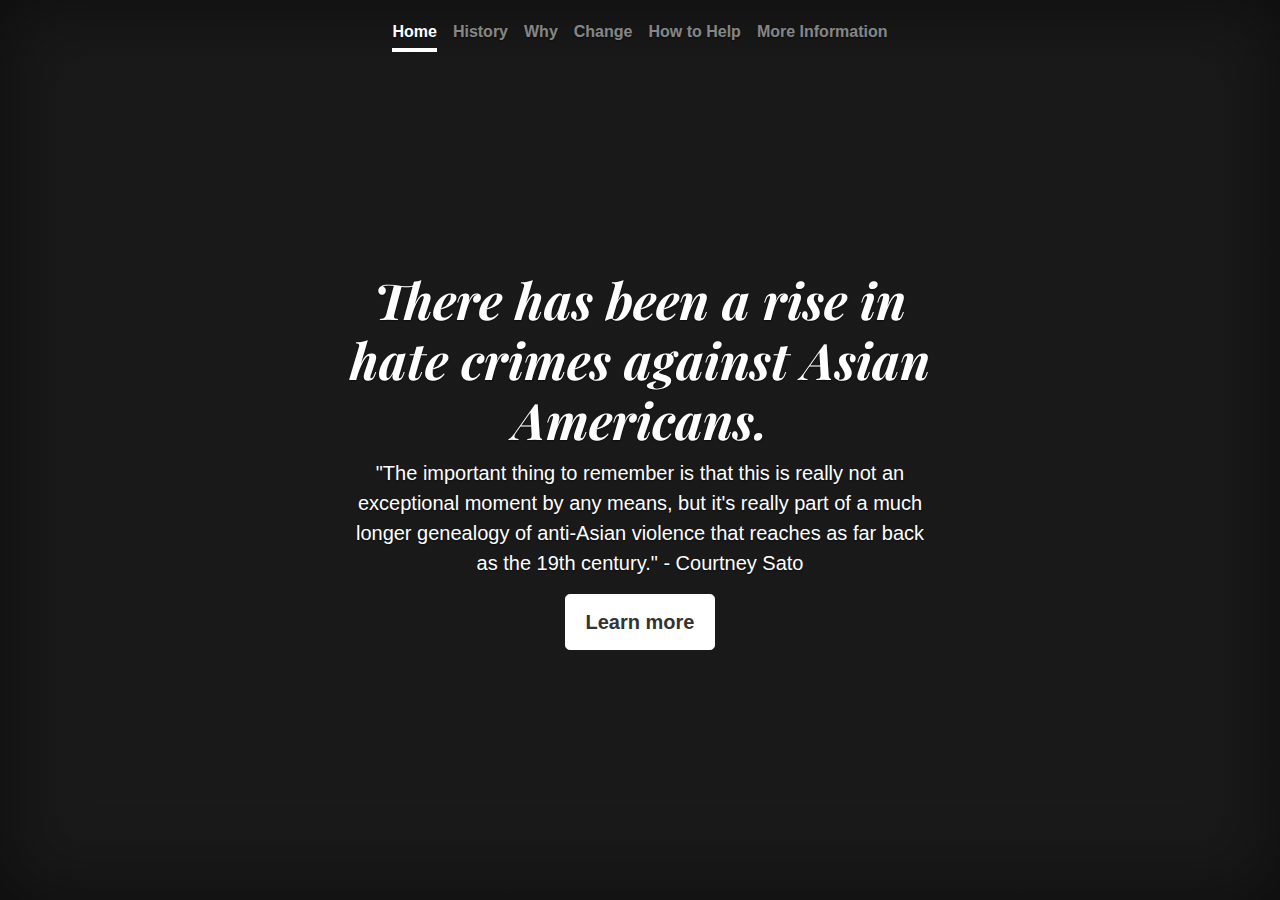
<file: index.html>
<!DOCTYPE html>
<html lang="en">
  <head>
    <meta charset="utf-8" />
    <meta
      name="viewport"
      content="width=device-width, initial-scale=1, shrink-to-fit=no"
    />
    <title>Home</title>
    <!-- Bootstrap -->
    <link
      rel="stylesheet"
      href="https://stackpath.bootstrapcdn.com/bootstrap/4.3.1/css/bootstrap.min.css"
      integrity="sha384-ggOyR0iXCbMQv3Xipma34MD+dH/1fQ784/j6cY/iJTQUOhcWr7x9JvoRxT2MZw1T"
      crossorigin="anonymous"
    />
    <link
      href="https://fonts.googleapis.com/css?family=Chivo:300,700|Playfair+Display:700i"
      rel="stylesheet"
    />
    <link href="styles.css" rel="stylesheet" />
  </head>
  
  <body class="text-center homepage">
    <div class="cover-container d-flex h-100 p-3 mx-auto flex-column">
      <!--  Navigation   -->
      <header class="masthead mb-auto">
        <div class="inner">
          <nav class="nav nav-masthead justify-content-center">
            <a class="nav-link active" href="index.html">Home</a>
            <a class="nav-link" href="history.html">History</a>
            <a class="nav-link" href="why.html">Why</a>
            <a class="nav-link" href="change.html">Change</a>
            <a class="nav-link" href="help.html">How to Help</a>
            <a class="nav-link" href="info.html">More Information</a>
          </nav>
        </div>
      </header>
      <!--   Main Area     -->
      <main role="main" class="inner cover">
        <!--    Mega Text Header     -->
        <h1 class="cover-heading">
          There has been a rise in hate crimes against Asian Americans.
        </h1>
        <p class="lead">
          "The important thing to remember is that this is really not an
          exceptional moment by any means, but it's really part of
          a much longer genealogy of anti-Asian violence that reaches as far
          back as the 19th century." - Courtney Sato
        </p>
        <!--    Button that leads to History page      -->
        <p class="lead">
          <a href="history.html" class="btn btn-lg btn-secondary">Learn more</a>
        </p>
      </main>
      <footer class="mastfoot mt-auto">
      </footer>
    </div>
  </body>
</html>
</file>
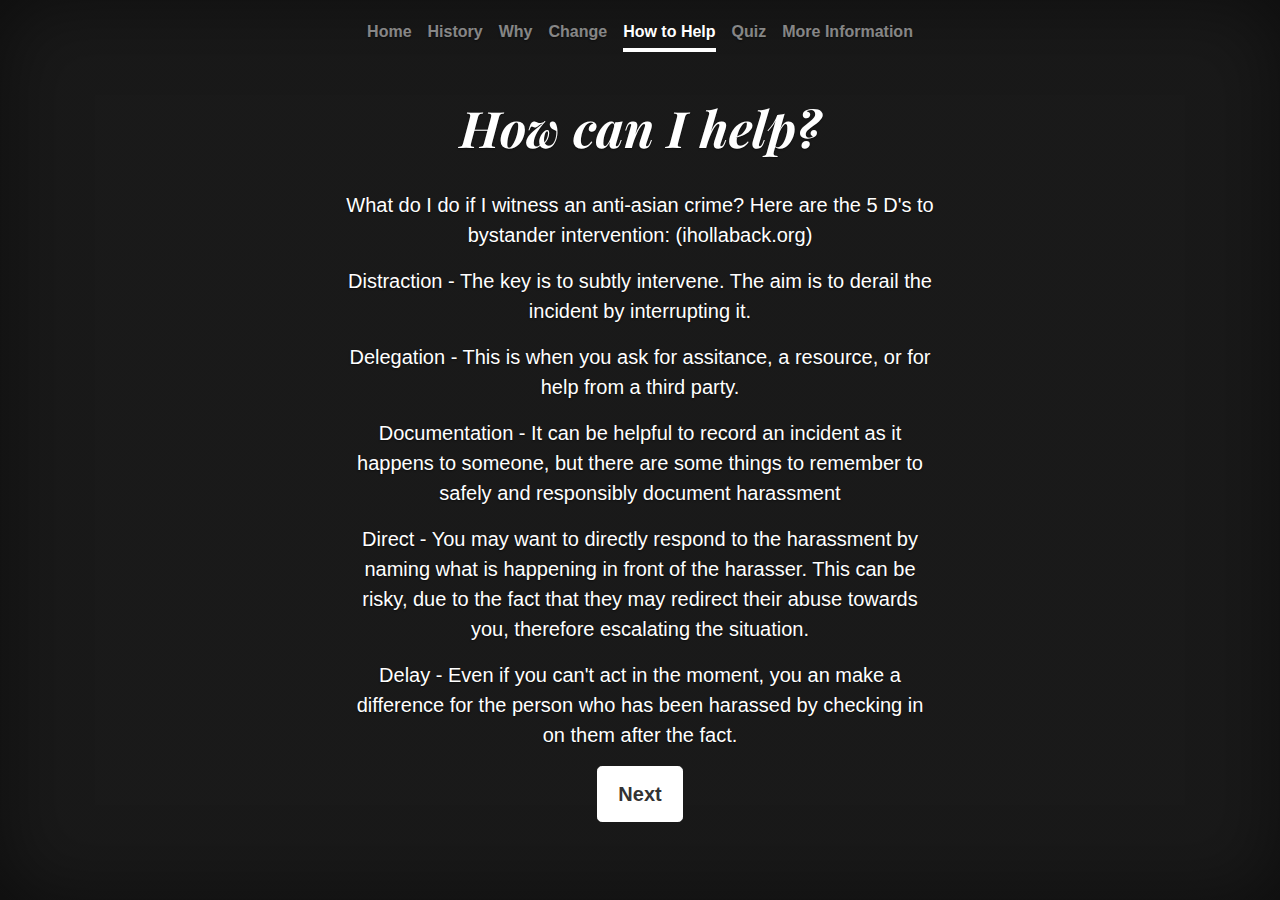
<file: help.html>
<!DOCTYPE html>
<html lang="en">
  <head>
    <meta charset="utf-8" />
    <meta
      name="viewport"
      content="width=device-width, initial-scale=1, shrink-to-fit=no"
    />

    <title>How to Help</title>
    <link
      rel="stylesheet"
      href="https://stackpath.bootstrapcdn.com/bootstrap/4.3.1/css/bootstrap.min.css"
      integrity="sha384-ggOyR0iXCbMQv3Xipma34MD+dH/1fQ784/j6cY/iJTQUOhcWr7x9JvoRxT2MZw1T"
      crossorigin="anonymous"
    />

    <link
      href="https://fonts.googleapis.com/css?family=Chivo:300,700|Playfair+Display:700i"
      rel="stylesheet"
    />
    <link href="styles.css" rel="stylesheet" />
  </head>

  <body class="text-center help-page">
    <div class="cover-container d-flex h-100 p-3 mx-auto flex-column">
      <header class="masthead mb-auto">
        <div class="inner">
          <nav class="nav nav-masthead justify-content-center">
            <a class="nav-link" href="index.html">Home</a>
            <a class="nav-link" href="history.html">History</a>
            <a class="nav-link" href="why.html">Why</a>
            <a class="nav-link" href="change.html">Change</a>
            <a class="nav-link active" href="help.html">How to Help</a>
            <a class="nav-link" href="quiz.html">Quiz</a>
            <a class="nav-link" href="info.html">More Information</a>
          </nav>
        </div>
      </header>

      <main role="main" class="inner cover">
        <h1 class="cover-heading">How can I help?</h1>
        <br />
        <p class="lead">
          <b>
            What do I do if I witness an anti-asian crime? Here are the 5 D's to
            bystander intervention:
            <a href="https://www.ihollaback.org/">(ihollaback.org)</a></b
          >
        </p>
        <p class="lead">
          Distraction - The key is to subtly intervene. The aim is to derail the
          incident by interrupting it.
        </p>
        <p class="lead">
          Delegation - This is when you ask for assitance, a resource, or for
          help from a third party.
        </p>
        <p class="lead">
          Documentation - It can be helpful to record an incident as it happens
          to someone, but there are some things to remember to safely and
          responsibly document harassment
        </p>
        <p class="lead">
          Direct - You may want to directly respond to the harassment by naming
          what is happening in front of the harasser. This can be risky, due to
          the fact that they may redirect their abuse towards you, therefore
          escalating the situation.
        </p>
        <p class="lead">
          Delay - Even if you can't act in the moment, you an make a difference
          for the person who has been harassed by checking in on them after the
          fact.
        </p>
        <!--    Button that leads to next page      -->
        <p class="lead">
          <a href="info.html" class="btn btn-lg btn-secondary">Next</a>
        </p>
      </main>
      <footer class="mastfoot mt-auto"></footer>
    </div>
  </body>
</html>
</file>
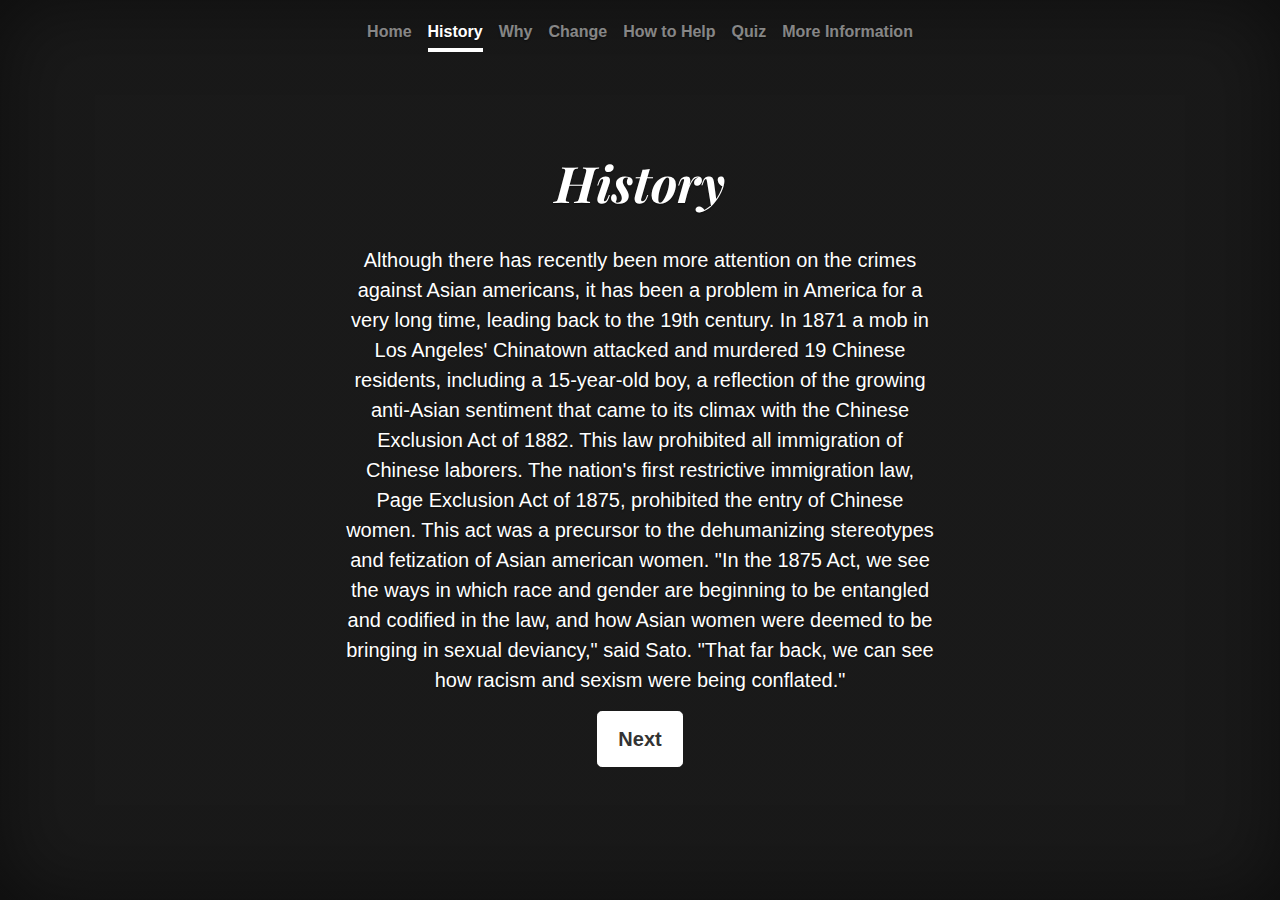
<file: history.html>
<!DOCTYPE html>
<html lang="en">
  <head>
    <meta charset="utf-8" />
    <meta
      name="viewport"
      content="width=device-width, initial-scale=1, shrink-to-fit=no"
    />

    <title>History</title>
    <link
      rel="stylesheet"
      href="https://stackpath.bootstrapcdn.com/bootstrap/4.3.1/css/bootstrap.min.css"
      integrity="sha384-ggOyR0iXCbMQv3Xipma34MD+dH/1fQ784/j6cY/iJTQUOhcWr7x9JvoRxT2MZw1T"
      crossorigin="anonymous"
    />

    <link
      href="https://fonts.googleapis.com/css?family=Chivo:300,700|Playfair+Display:700i"
      rel="stylesheet"
    />
    <link href="styles.css" rel="stylesheet" />
  </head>

  <body class="text-center history-page">
    <div class="cover-container d-flex h-100 p-3 mx-auto flex-column">
      <header class="masthead mb-auto">
        <div class="inner">
          <nav class="nav nav-masthead justify-content-center">
            <a class="nav-link" href="index.html">Home</a>
            <a class="nav-link active" href="history.html">History</a>
            <a class="nav-link" href="why.html">Why</a>
            <a class="nav-link" href="change.html">Change</a>
            <a class="nav-link" href="help.html">How to Help</a>
            <a class="nav-link" href="quiz.html">Quiz</a>
            <a class="nav-link" href="info.html">More Information</a>
          </nav>
        </div>
      </header>

      <main role="main" class="inner cover">
        <h1 class="cover-heading">History</h1>
        <br />
        <p class="lead">
          Although there has recently been more attention on the crimes against
          Asian americans, it has been a problem in America for a very long
          time, leading back to the 19th century. In 1871 a mob in Los Angeles'
          Chinatown attacked and murdered 19 Chinese residents, including a
          15-year-old boy, a reflection of the growing anti-Asian sentiment that
          came to its climax with the Chinese Exclusion Act of 1882. This law
          prohibited all immigration of Chinese laborers. The nation's first
          restrictive immigration law, Page Exclusion Act of 1875, prohibited
          the entry of Chinese women. This act was a precursor to the
          dehumanizing stereotypes and fetization of Asian american women. "In
          the 1875 Act, we see the ways in which race and gender are beginning
          to be entangled and codified in the law, and how Asian women were
          deemed to be bringing in sexual deviancy," said Sato. "That far back,
          we can see how racism and sexism were being conflated."
        </p>
        <!--    Button that leads to next page      -->
        <p class="lead">
          <a href="why.html" class="btn btn-lg btn-secondary">Next</a>
        </p>
      </main>
      <footer class="mastfoot mt-auto"></footer>
    </div>
  </body>
</html>
</file>
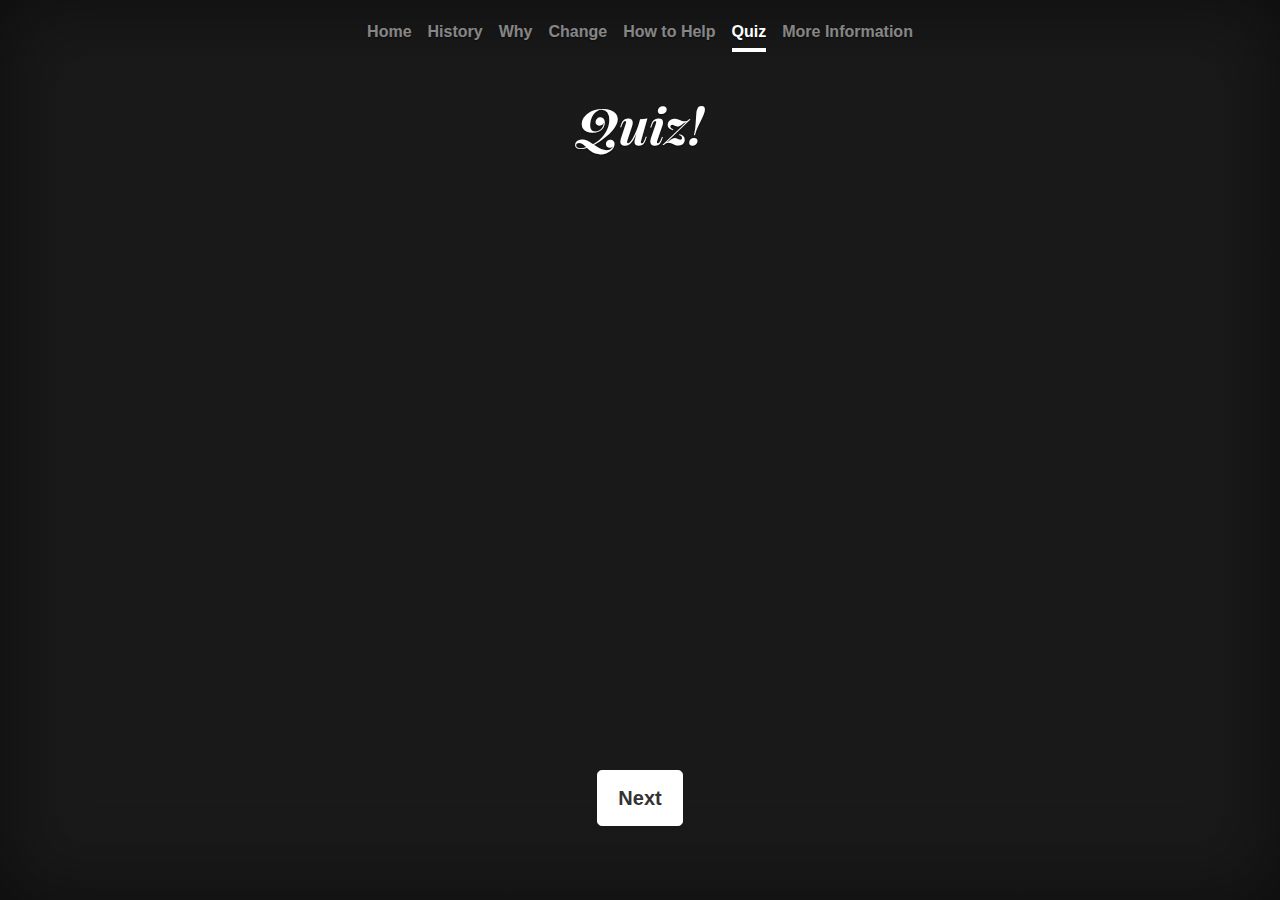
<file: quiz.html>
<!DOCTYPE html>
<html lang="en">
  <head>
    <meta charset="utf-8" />
    <meta
      name="viewport"
      content="width=device-width, initial-scale=1, shrink-to-fit=no"
    />
    <title>Home</title>
    <!-- Bootstrap -->
    <link
      rel="stylesheet"
      href="https://stackpath.bootstrapcdn.com/bootstrap/4.3.1/css/bootstrap.min.css"
      integrity="sha384-ggOyR0iXCbMQv3Xipma34MD+dH/1fQ784/j6cY/iJTQUOhcWr7x9JvoRxT2MZw1T"
      crossorigin="anonymous"
    />
    <link
      href="https://fonts.googleapis.com/css?family=Chivo:300,700|Playfair+Display:700i"
      rel="stylesheet"
    />
    <link href="styles.css" rel="stylesheet" />
  </head>

  <body class="text-center homepage">
    <div class="cover-container d-flex h-100 p-3 mx-auto flex-column">
      <!--  Navigation   -->
      <header class="masthead mb-auto">
        <div class="inner">
          <nav class="nav nav-masthead justify-content-center">
            <a class="nav-link" href="index.html">Home</a>
            <a class="nav-link" href="history.html">History</a>
            <a class="nav-link" href="why.html">Why</a>
            <a class="nav-link" href="change.html">Change</a>
            <a class="nav-link" href="help.html">How to Help</a>
            <a class="nav-link active" href="quiz.html">Quiz</a>
            <a class="nav-link" href="info.html">More Information</a>
          </nav>
        </div>
      </header>
      <!--   Main Area     -->
      <main role="main" class="inner cover">
        <!--    Mega Text Header     -->
        <h1 class="cover-heading">
          Quiz!
        </h1>
        <!--     Embed for google forms     -->
        <iframe
          src="https://docs.google.com/forms/d/e/1FAIpQLScrS9-OgZODbyT26YXyCKD8w0znnj12fLRIg4Tr_s01LDs2PQ/viewform?embedded=true"
          width="640"
          height="600"
          frameborder="0"
          marginheight="0"
          marginwidth="0"
          >Loading…</iframe
        >
        <!--    Button that leads to History page      -->
        <p class="lead">
          <a href="history.html" class="btn btn-lg btn-secondary">Next</a>
        </p>
      </main>
      <footer class="mastfoot mt-auto"></footer>
    </div>
  </body>
</html>
</file>
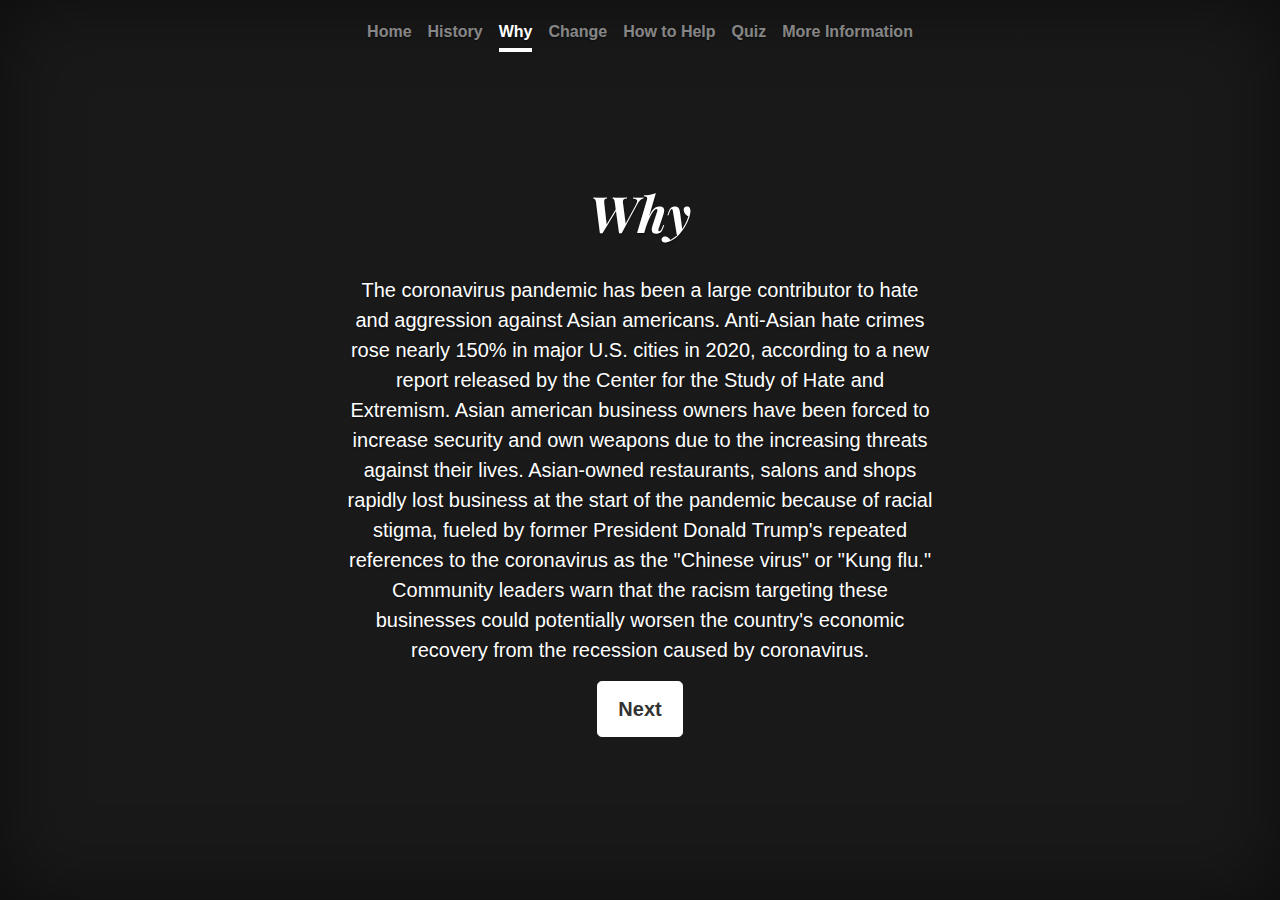
<file: why.html>
<!DOCTYPE html>
<html lang="en">
  <head>
    <meta charset="utf-8" />
    <meta
      name="viewport"
      content="width=device-width, initial-scale=1, shrink-to-fit=no"
    />

    <title>Why</title>
    <link
      rel="stylesheet"
      href="https://stackpath.bootstrapcdn.com/bootstrap/4.3.1/css/bootstrap.min.css"
      integrity="sha384-ggOyR0iXCbMQv3Xipma34MD+dH/1fQ784/j6cY/iJTQUOhcWr7x9JvoRxT2MZw1T"
      crossorigin="anonymous"
    />

    <link
      href="https://fonts.googleapis.com/css?family=Chivo:300,700|Playfair+Display:700i"
      rel="stylesheet"
    />
    <link href="styles.css" rel="stylesheet" />
  </head>

  <body class="text-center why-page">
    <div class="cover-container d-flex h-100 p-3 mx-auto flex-column">
      <header class="masthead mb-auto">
        <div class="inner">
          <nav class="nav nav-masthead justify-content-center">
            <a class="nav-link" href="index.html">Home</a>
            <a class="nav-link" href="history.html">History</a>
            <a class="nav-link active" href="why.html">Why</a>
            <a class="nav-link" href="change.html">Change</a>
            <a class="nav-link" href="help.html">How to Help</a>
            <a class="nav-link" href="quiz.html">Quiz</a>
            <a class="nav-link" href="info.html">More Information</a>
          </nav>
        </div>
      </header>

      <main role="main" class="inner cover">
        <h1 class="cover-heading">Why</h1>
        <br />
        <p class="lead">
          The coronavirus pandemic has been a large contributor to hate and
          aggression against Asian americans. Anti-Asian hate crimes rose nearly
          150% in major U.S. cities in 2020, according to a new report released
          by the Center for the Study of Hate and Extremism. Asian american
          business owners have been forced to increase security and own weapons
          due to the increasing threats against their lives. Asian-owned
          restaurants, salons and shops rapidly lost business at the start of
          the pandemic because of racial stigma, fueled by former President
          Donald Trump's repeated references to the coronavirus as the "Chinese
          virus" or "Kung flu." Community leaders warn that the racism targeting
          these businesses could potentially worsen the country's economic
          recovery from the recession caused by coronavirus.
        </p>
        <!--    Button that leads to next page      -->
        <p class="lead">
          <a href="change.html" class="btn btn-lg btn-secondary">Next</a>
        </p>
      </main>
      <footer class="mastfoot mt-auto"></footer>
    </div>
  </body>
</html>
</file>
<file: styles.css>
/* Navigation Color Changer */
a,
a:focus,
a:hover {
  color: #fff;
}

/* Button */
.btn-secondary,
.btn-secondary:hover,
.btn-secondary:focus {
  color: #333;
  text-shadow: none;
  background-color: #fff;
  border: 0.05rem solid #fff;
}

.cover-heading {
  font-family: "Playfair Display", serif;
  font-weight: 700;
  font-style: italic;
  font-size: 50px;
}

/* Basic body formatting that stays the same across pages */
html,
body {
  height: 100%;
  background-color: #333;
}

body {
  display: -ms-flexbox;
  display: -webkit-box;
  display: flex;
  -ms-flex-pack: center;
  -webkit-box-pack: center;
  justify-content: center;
  color: #fff;
  text-shadow: 0 0.05rem 0.1rem rgba(0, 0, 0, 0.5);
  box-shadow: inset 0 0 5rem rgba(0, 0, 0, 0.5);
  background-size: cover;
}

/* Seperate styling for the different pages backgrounds */
.homepage {
  background-image: linear-gradient(rgba(0, 0, 0, 0.5), rgba(0, 0, 0, 0.5)),
    url("https://cdn.vox-cdn.com/thumbor/O_O8xpdi0zN1vtJ1DbhTE23uc9A=/0x0:3000x2000/1200x800/filters:focal(2184x525:2664x1005)/cdn.vox-cdn.com/uploads/chorus_image/image/68989429/GettyImages_1307666924.0.jpg");
}

.history-page {
  background-image: linear-gradient(rgba(0, 0, 0, 0.5), rgba(0, 0, 0, 0.5)),
    url("https://theundefeated.com/wp-content/uploads/2016/11/ap_4203230141.jpg?w=1024");
}

.why-page {
  background-image: linear-gradient(rgba(0, 0, 0, 0.5), rgba(0, 0, 0, 0.5)),
    url("https://media3.s-nbcnews.com/i/newscms/2021_09/1681498/asian-american-hate-main-jc-210302_638ae026bc9945a597174f729b877e33.jpg");
}

.help-page {
  background-image: linear-gradient(rgba(0, 0, 0, 0.5), rgba(0, 0, 0, 0.5)),
    url("https://ca-times.brightspotcdn.com/dims4/default/0c5eed7/2147483647/strip/true/crop/5472x3648+0+0/resize/1486x991!/quality/90/?url=https%3A%2F%2Fcalifornia-times-brightspot.s3.amazonaws.com%2Fd0%2F93%2F4b6a3b6d41c0bd87ae7b9f336840%2Fhttps-delivery.gettyimages.com%2Fdownloads%2F1308151301");
}

.info-page {
  background-image: linear-gradient(rgba(0, 0, 0, 0.5), rgba(0, 0, 0, 0.5)),
    url("https://d3i6fh83elv35t.cloudfront.net/static/2021/03/2021-03-17T220727Z_758463656_RC29DM9LXBGA_RTRMADP_3_USA-RACE-ASIANS-SEATTLE-1200x813.jpg");
}

.change-page {
  background-image: linear-gradient(rgba(0, 0, 0, 0.5), rgba(0, 0, 0, 0.5)),
    url("https://storage.googleapis.com/gweb-uniblog-publish-prod/original_images/stop-asian-hate-protest-getty.jpg");
}
.cover-container {
  max-width: 42em;
}

/* Header */
.masthead {
  margin-bottom: 2rem;
}

.masthead-brand {
  margin-bottom: 0;
}

.nav-masthead .nav-link {
  padding: 0.25rem 0;
  font-weight: 700;
  color: rgba(255, 255, 255, 0.5);
  background-color: transparent;
  border-bottom: 0.25rem solid transparent;
}

.nav-masthead .nav-link:hover,
.nav-masthead .nav-link:focus {
  border-bottom-color: rgba(255, 255, 255, 0.25);
}

.nav-masthead .nav-link + .nav-link {
  margin-left: 1rem;
}

.nav-masthead .active {
  color: #fff;
  border-bottom-color: #fff;
}

/* Full Page Cover */
.cover {
  padding: 0 1.5rem;
}
.cover .btn-lg {
  padding: 0.75rem 1.25rem;
  font-weight: 700;
}

/* Footer */
.mastfoot {
  color: rgba(255, 255, 255, 0.5);
}
</file>
